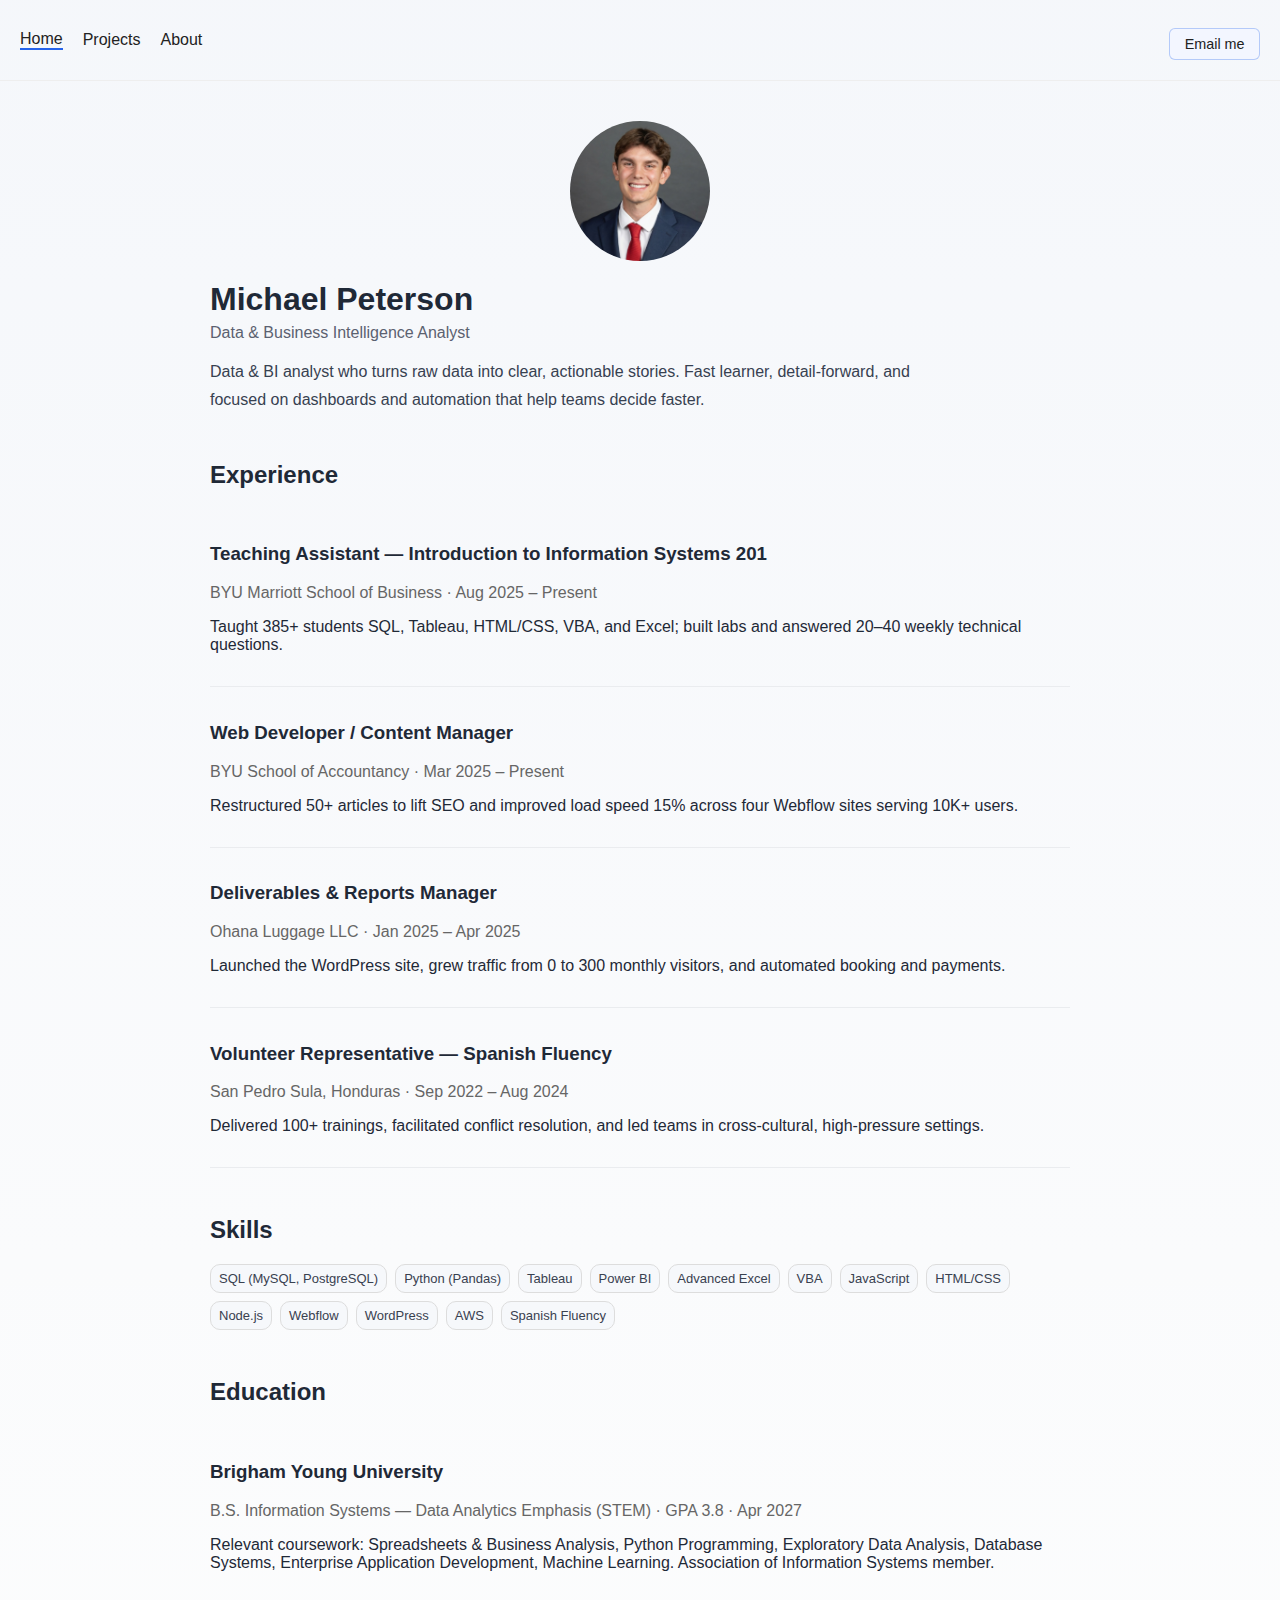
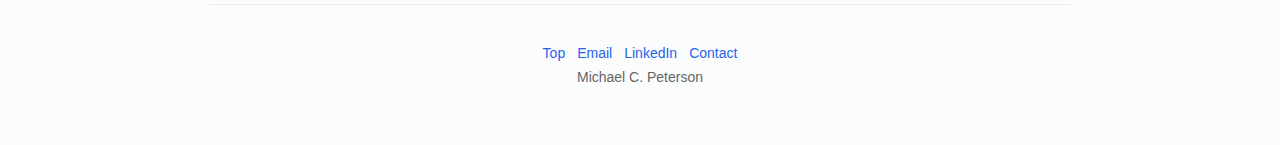
<file: index.html>
<!doctype html>
<html lang="en">
<head>
  <meta charset="UTF-8">
  <meta name="viewport" content="width=device-width, initial-scale=1.0">
  <title>Michael Peterson</title>

  <link rel="icon" type="image/png" href="tranfavicon.png">

  <link rel="stylesheet" href="styles.css">
</head>
<body>
  <header class="nav">
    <a class="active" href="index.html">Home</a>
    <a href="projects.html">Projects</a>
    <a href="about.html">About</a>
    <a
      class="details-btn nav-resume-btn"
      data-email-user="petersonmichaelc"
      data-email-domain="gmail.com"
      data-email-label="Email me"
      href="#"
    >Email me</a>
  </header>

  <main class="container home" id="top">
    <div class="profile-photo">
      <img class="headshot" src="headshot.jpg" alt="Michael Peterson headshot">
    </div>

    <h1>Michael Peterson</h1>
    <p class="subtitle">Data &amp; Business Intelligence Analyst</p>

    <p class="summary">
      Data &amp; BI analyst who turns raw data into clear, actionable stories. Fast learner, detail-forward, and focused on dashboards and automation that help teams decide faster.
    </p>
    
  </main>
  <section id="experience" class="container section">
    <h2>Experience</h2>
    <div class="experience-item">
      <h3>Teaching Assistant — Introduction to Information Systems 201</h3>
      <p class="muted">BYU Marriott School of Business · Aug 2025 – Present</p>
      <p>Taught 385+ students SQL, Tableau, HTML/CSS, VBA, and Excel; built labs and answered 20–40 weekly technical questions.</p>
    </div>
    <div class="experience-item">
      <h3>Web Developer / Content Manager</h3>
      <p class="muted">BYU School of Accountancy · Mar 2025 – Present</p>
      <p>Restructured 50+ articles to lift SEO and improved load speed 15% across four Webflow sites serving 10K+ users.</p>
    </div>
    <div class="experience-item">
      <h3>Deliverables &amp; Reports Manager</h3>
      <p class="muted">Ohana Luggage LLC · Jan 2025 – Apr 2025</p>
      <p>Launched the WordPress site, grew traffic from 0 to 300 monthly visitors, and automated booking and payments.</p>
    </div>
    <div class="experience-item">
      <h3>Volunteer Representative — Spanish Fluency</h3>
      <p class="muted">San Pedro Sula, Honduras · Sep 2022 – Aug 2024</p>
      <p>Delivered 100+ trainings, facilitated conflict resolution, and led teams in cross-cultural, high-pressure settings.</p>
    </div>
  </section>

  <section id="skills" class="container section">
    <h2>Skills</h2>
    <div class="tags">
      <span class="tag">SQL (MySQL, PostgreSQL)</span>
      <span class="tag">Python (Pandas)</span>
      <span class="tag">Tableau</span>
      <span class="tag">Power BI</span>
      <span class="tag">Advanced Excel</span>
      <span class="tag">VBA</span>
      <span class="tag">JavaScript</span>
      <span class="tag">HTML/CSS</span>
      <span class="tag">Node.js</span>
      <span class="tag">Webflow</span>
      <span class="tag">WordPress</span>
      <span class="tag">AWS</span>
      <span class="tag">Spanish Fluency</span>
    </div>
  </section>

  <section id="education" class="container section">
    <h2>Education</h2>
    <div class="experience-item">
      <h3>Brigham Young University</h3>
      <p class="muted">B.S. Information Systems — Data Analytics Emphasis (STEM) · GPA 3.8 · Apr 2027</p>
      <p>Relevant coursework: Spreadsheets &amp; Business Analysis, Python Programming, Exploratory Data Analysis, Database Systems, Enterprise Application Development, Machine Learning. Association of Information Systems member.</p>
    </div>
  </section>

  <footer class="footer">
    <div>Michael C. Peterson</div>
    <div class="footer-links">
      <a href="#top">Top</a>
      <a
        data-email-user="petersonmichaelc"
        data-email-domain="gmail.com"
        data-email-label="Email"
        href="#"
      >Email</a>
      <a href="https://www.linkedin.com/in/michaelpetersonn" target="_blank" rel="noreferrer">LinkedIn</a>
      <a href="contact.html">Contact</a>
    </div>
  </footer>

  <script src="script.js"></script>
</body>
</html>
</file>
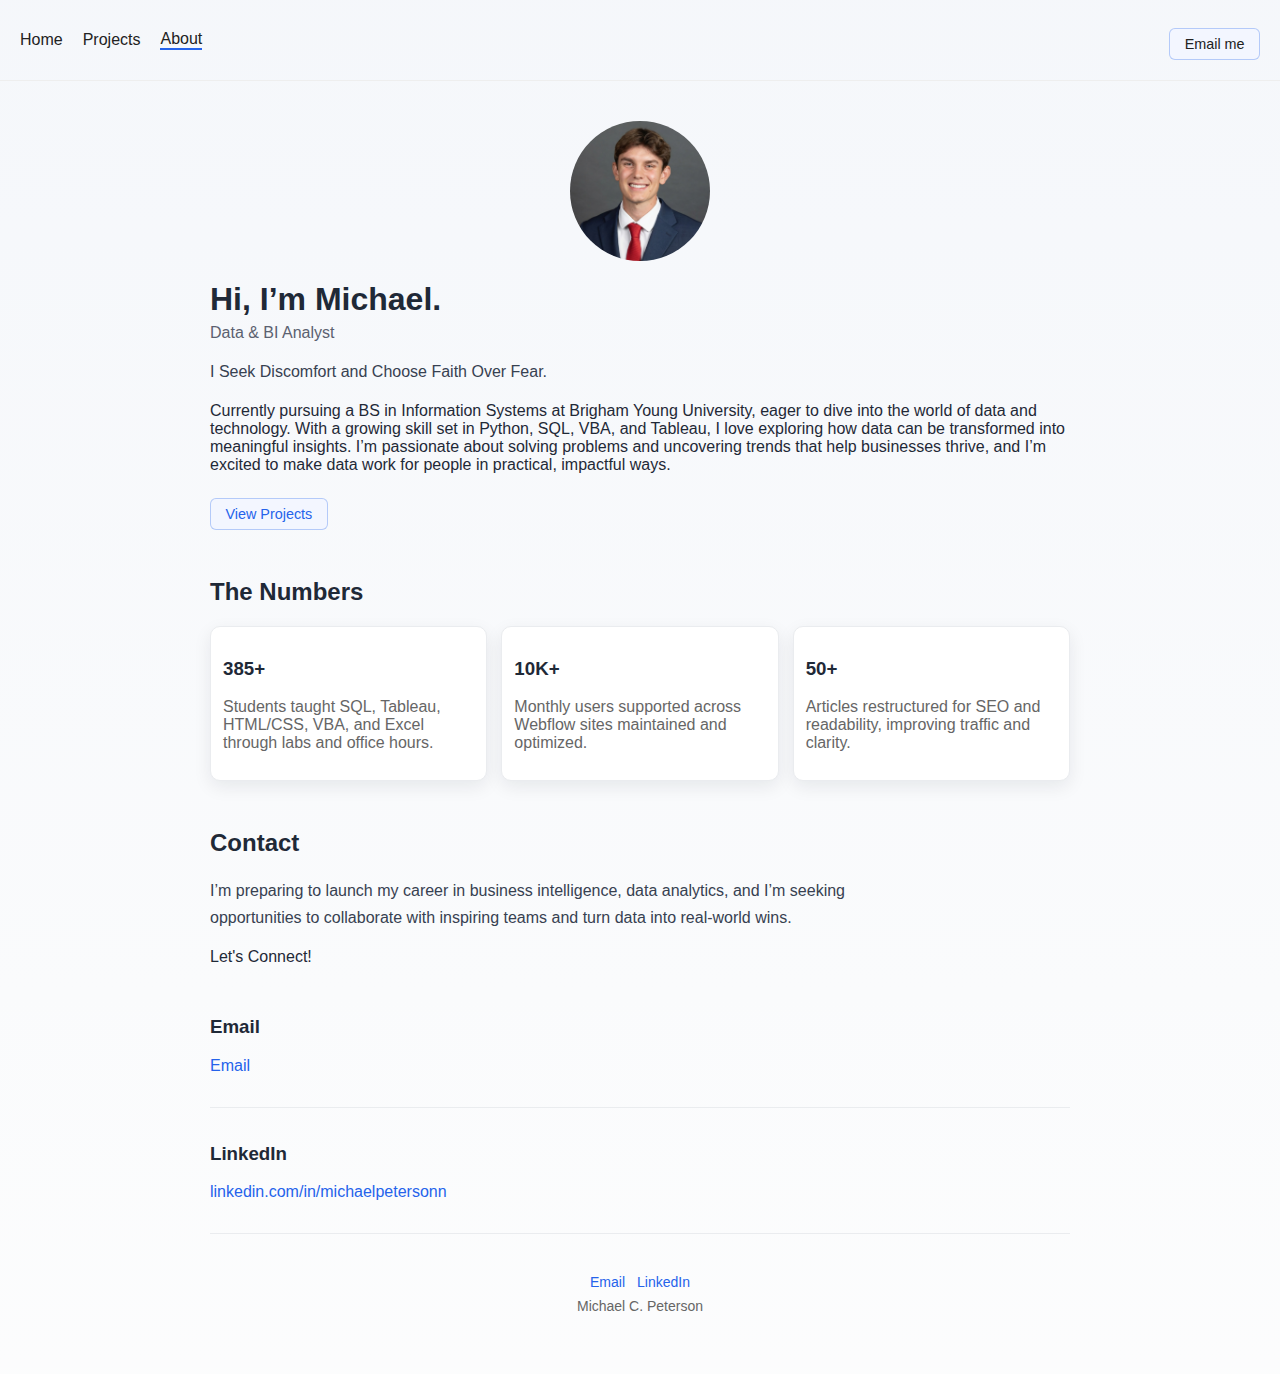
<file: about.html>
<!doctype html>
<html lang="en">
<head>
  <meta charset="UTF-8">
  <meta name="viewport" content="width=device-width, initial-scale=1.0">
  <title>About | Michael Peterson</title>
  <link rel="stylesheet" href="styles.css">
</head>
<body>
  <header class="nav">
    <a href="index.html">Home</a>
     <a href="projects.html">Projects</a>
    <a class="active" href="about.html">About</a>
    <a
      class="details-btn nav-resume-btn"
      data-email-user="petersonmichaelc"
      data-email-domain="gmail.com"
      data-email-label="Email me"
      href="#"
    >Email me</a>
  </header>

  <main class="container home">
    <div class="profile-photo">
      <img class="headshot" src="headshot.jpg" alt="Michael Peterson headshot">
    </div>
    <h1>Hi, I’m Michael.</h1>
    <p class="subtitle">Data &amp; BI Analyst</p>
    <p class="summary">I Seek Discomfort and Choose Faith Over Fear.</p>
    <P>
Currently pursuing a BS in Information Systems at Brigham Young University, eager to dive into the world of data and technology. With a growing skill set in Python, SQL, VBA, and Tableau, I love exploring how data can be transformed into meaningful insights. I’m passionate about solving problems and uncovering trends that help businesses thrive, and I’m excited to make data work for people in practical, impactful ways.
    </P>
    <a class="details-btn nav-resume-btn" href="projects.html">View Projects</a>
  </main>

  <section class="container section">
    <h2>The Numbers</h2>
    <div class="project-grid">
      <div class="card">
        <h3>385+</h3>
        <p class="muted">Students taught SQL, Tableau, HTML/CSS, VBA, and Excel through labs and office hours.</p>
      </div>
      <div class="card">
        <h3>10K+</h3>
        <p class="muted">Monthly users supported across Webflow sites maintained and optimized.</p>
      </div>
      <div class="card">
        <h3>50+</h3>
        <p class="muted">Articles restructured for SEO and readability, improving traffic and clarity.</p>
      </div>
    </div>
  </section>

  <section id="contact" class="container section">
    <h2>Contact</h2>
    <p class="summary">I’m preparing to launch my career in business intelligence, data analytics, and I’m seeking opportunities to collaborate with inspiring teams and turn data into real-world wins.</p>

    <p>Let's Connect!</p>

    <div class="project-item">
      <h3>Email</h3>
      <p>
        <a
          data-email-user="petersonmichaelc"
          data-email-domain="gmail.com"
          data-email-label="petersonmichaelc@gmail.com"
          href="#"
        >Email</a>
      </p>
    </div>

    <div class="project-item">
      <h3>LinkedIn</h3>
      <p><a href="https://www.linkedin.com/in/michaelpetersonn" target="_blank" rel="noreferrer">linkedin.com/in/michaelpetersonn</a></p>
    </div>
  </section>

  <footer class="footer">
    <div>Michael C. Peterson</div>
    <div class="footer-links">
      <a
        data-email-user="petersonmichaelc"
        data-email-domain="gmail.com"
        data-email-label="Email"
        href="#"
      >Email</a>
      <a href="https://www.linkedin.com/in/michaelpetersonn" target="_blank" rel="noreferrer">LinkedIn</a>
    </div>
  </footer>

  <script src="script.js"></script>
</body>
</html>
</file>
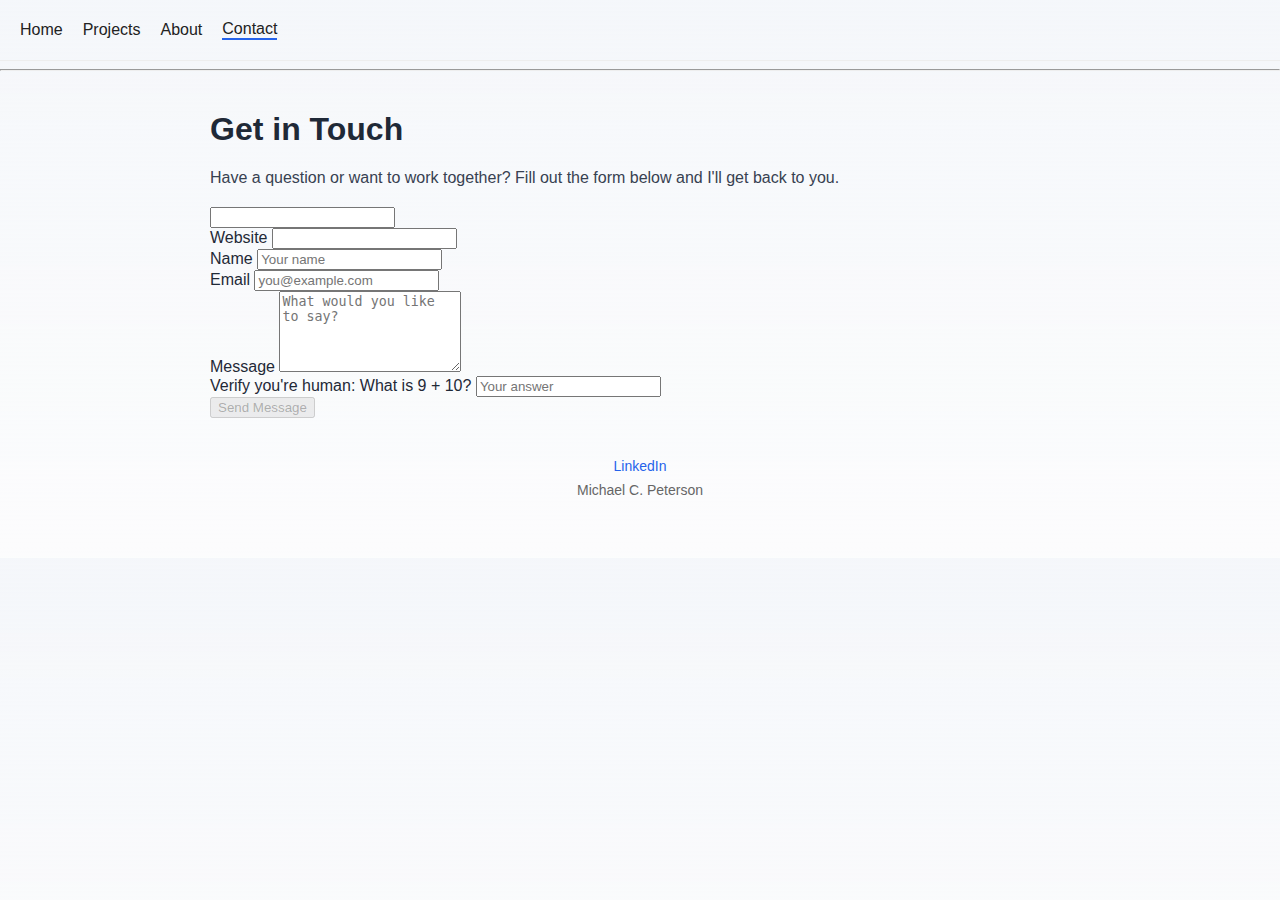
<file: contact.html>
<!doctype html>
<html lang="en">
<head>
  <meta charset="UTF-8">
  <meta name="viewport" content="width=device-width, initial-scale=1.0">
  <meta http-equiv="X-Frame-Options" content="DENY">
  <meta http-equiv="Content-Security-Policy" content="default-src 'self'; style-src 'self' https://fonts.googleapis.com; font-src https://fonts.gstatic.com; img-src 'self'; connect-src https://formsubmit.co; form-action https://formsubmit.co; frame-ancestors 'none';">
  <meta name="referrer" content="strict-origin-when-cross-origin">
  <title>Contact | Michael Peterson</title>
  <link rel="icon" type="image/png" href="tranfavicon.png">
  <link rel="stylesheet" href="styles.css">
</head>
<body>
  <header class="nav">
    <a href="index.html">Home</a>
    <a href="projects.html">Projects</a>
    <a href="about.html">About</a>
    <a class="nav-email-btn active" href="contact.html">Contact</a>
  </header>

  <div class="divider"><hr></div>

  <main class="container page-top page-bottom">
    <h1>Get in Touch</h1>
    <p class="summary summary-spaced">Have a question or want to work together? Fill out the form below and I'll get back to you.</p>

    <form id="contact-form" class="contact-form" action="https://formsubmit.co/fb8602582d61a255332dbf789ea49a6b" method="POST" novalidate>
      <!-- Formsubmit config -->
      <input type="hidden" name="_subject" value="New message from michael-peterson.com">
      <input type="hidden" name="_template" value="table">
      <input type="hidden" name="_captcha" value="true">
      <input type="hidden" name="_next" value="https://michael-peterson.com/contact.html?sent=true">

      <!-- Honeypot field — hidden from humans, bots fill it out -->
      <input type="text" name="_honey" class="honeypot" tabindex="-1" autocomplete="off">

      <!-- Our own honeypot as backup -->
      <div class="honeypot-wrap" aria-hidden="true">
        <label for="website">Website</label>
        <input type="text" id="website" name="website" tabindex="-1" autocomplete="off">
      </div>

      <div class="form-group">
        <label for="name">Name</label>
        <input type="text" id="name" name="name" required autocomplete="name" placeholder="Your name">
      </div>

      <div class="form-group">
        <label for="email">Email</label>
        <input type="email" id="email" name="email" required autocomplete="email" placeholder="you@example.com">
      </div>

      <div class="form-group">
        <label for="message">Message</label>
        <textarea id="message" name="message" rows="5" required placeholder="What would you like to say?"></textarea>
      </div>

      <!-- Human verification — simple math challenge -->
      <div class="form-group">
        <label for="captcha" id="captcha-label">Verify you're human: <span id="captcha-question"></span></label>
        <input type="text" id="captcha" name="captcha" required autocomplete="off" placeholder="Your answer">
      </div>

      <div id="form-status" class="form-status"></div>

      <button type="submit" id="submit-btn" class="btn btn-primary" disabled>Send Message</button>
    </form>
  </main>

  <footer class="footer">
    <div>Michael C. Peterson</div>
    <div class="footer-links">
      <a href="https://www.linkedin.com/in/michaelpetersonn" target="_blank" rel="noopener noreferrer">LinkedIn</a>
    </div>
  </footer>

  <script src="contact.js"></script>
</body>
</html>
</file>
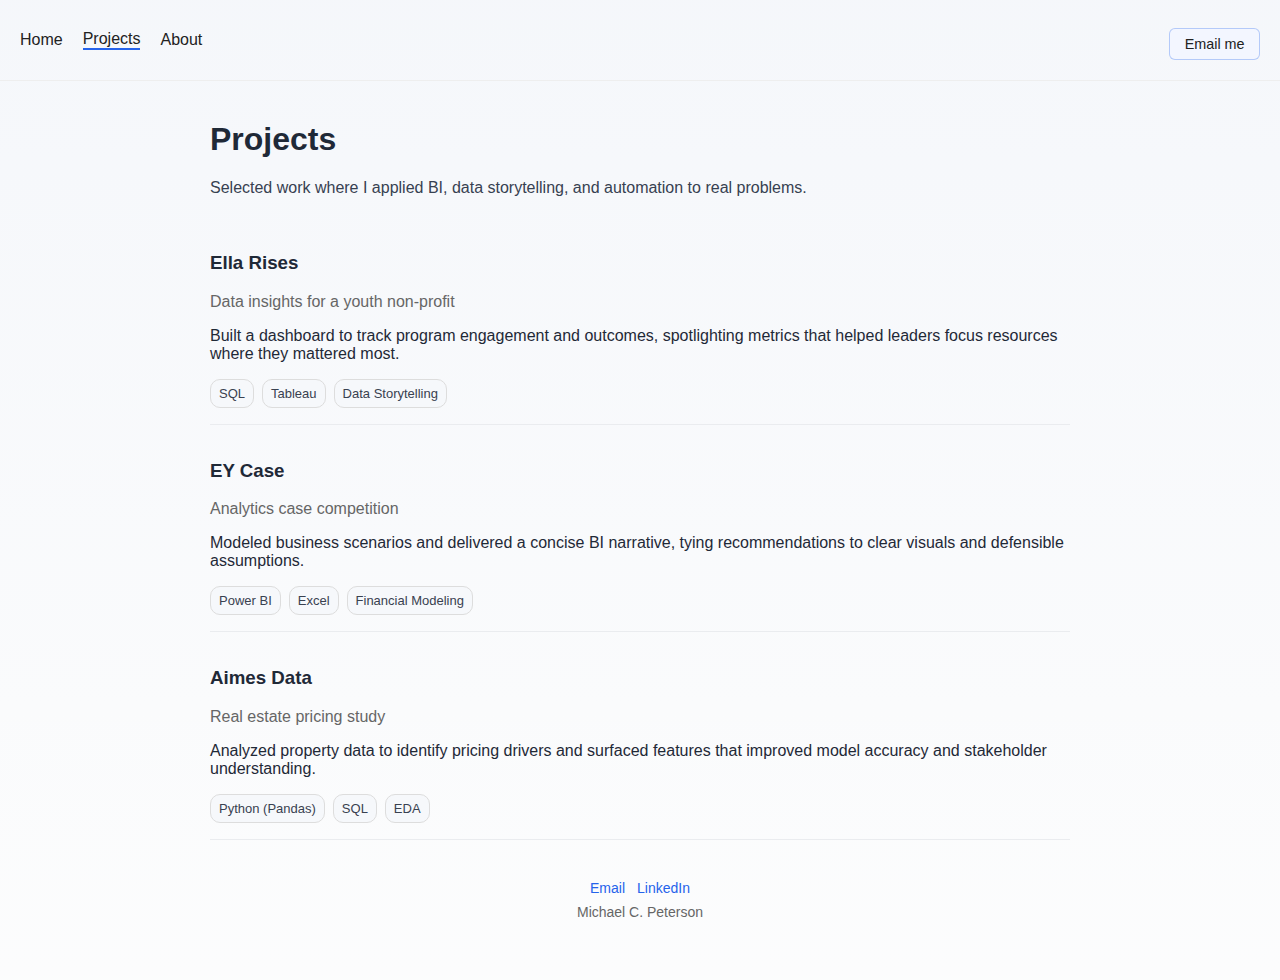
<file: projects.html>
<!doctype html>
<html lang="en">
<head>
  <meta charset="UTF-8">
  <meta name="viewport" content="width=device-width, initial-scale=1.0">
  <title>Projects | Michael Peterson</title>
  <link rel="stylesheet" href="styles.css">
</head>
<body>
  <header class="nav">
    <a href="index.html">Home</a>
    <a class="active" href="projects.html">Projects</a>
    <a href="about.html">About</a>
    <a
      class="details-btn nav-resume-btn"
      data-email-user="petersonmichaelc"
      data-email-domain="gmail.com"
      data-email-label="Email me"
      href="#"
    >Email me</a>
  </header>

  <main class="container">
    <h1>Projects</h1>
    <p class="summary">Selected work where I applied BI, data storytelling, and automation to real problems.</p>

    <div class="project-item">
      <h3>Ella Rises</h3>
      <p class="muted">Data insights for a youth non-profit</p>
      <p>Built a dashboard to track program engagement and outcomes, spotlighting metrics that helped leaders focus resources where they mattered most.</p>
      <div class="tags">
        <span class="tag">SQL</span>
        <span class="tag">Tableau</span>
        <span class="tag">Data Storytelling</span>
      </div>
    </div>

    <div class="project-item">
      <h3>EY Case</h3>
      <p class="muted">Analytics case competition</p>
      <p>Modeled business scenarios and delivered a concise BI narrative, tying recommendations to clear visuals and defensible assumptions.</p>
      <div class="tags">
        <span class="tag">Power BI</span>
        <span class="tag">Excel</span>
        <span class="tag">Financial Modeling</span>
      </div>
    </div>

    <div class="project-item">
      <h3>Aimes Data</h3>
      <p class="muted">Real estate pricing study</p>
      <p>Analyzed property data to identify pricing drivers and surfaced features that improved model accuracy and stakeholder understanding.</p>
      <div class="tags">
        <span class="tag">Python (Pandas)</span>
        <span class="tag">SQL</span>
        <span class="tag">EDA</span>
      </div>
    </div>
  </main>

  <footer class="footer">
    <div>Michael C. Peterson</div>
    <div class="footer-links">
      <a
        data-email-user="petersonmichaelc"
        data-email-domain="gmail.com"
        data-email-label="Email"
        href="#"
      >Email</a>
      <a href="https://www.linkedin.com/in/michaelpetersonn" target="_blank" rel="noreferrer">LinkedIn</a>
    </div>
  </footer>

  <script src="script.js"></script>
</body>
</html>
</file>
<file: styles.css>
:root {
  --text: #1f2937;
  --muted: #4b5563;
  --border: #e5e7eb;
  --accent: #2563eb;
  --bg: #f9fafb;
  --card: #ffffff;
}

*,
*::before,
*::after {
  box-sizing: border-box;
}

body {
  margin: 0;
  font-family: "Helvetica Neue", Arial, sans-serif;
  background: linear-gradient(180deg, rgba(37, 99, 235, 0.02), rgba(255, 255, 255, 0.5)), var(--bg);
  color: var(--text);
}

a {
  color: var(--accent);
  text-decoration: none;
}

a:hover {
  text-decoration: underline;
}

.nav {
  display: flex;
  gap: 20px;
  padding: 20px;
  align-items: center;
  border-bottom: 1px solid #eee;
}

.nav a {
  text-decoration: none;
  color: #222;
  font-weight: 500;
}

.nav a.active {
  border-bottom: 2px solid var(--accent);
}

.nav-resume-btn {
  margin-left: auto;
  padding: 8px 16px;
  font-size: 0.9rem;
  font-weight: 500;
  color: var(--accent);
  background: #f3f6ff;
  border: 1px solid rgba(37, 99, 235, 0.3);
  border-radius: 6px;
  text-decoration: none;
  transition: background 0.15s ease, color 0.15s ease;
}

.nav-resume-btn:hover {
  background: var(--accent);
  color: #fff;
  text-decoration: none;
}

.container {
  max-width: 900px;
  margin: 40px auto;
  padding: 0 20px;
}

.home {
  text-align: left;
}

.profile-photo {
  margin-bottom: 20px;
  display: flex;
  justify-content: center;
}

.headshot {
  width: 140px;
  height: 140px;
  border-radius: 50%;
  object-fit: cover;
  object-position: center 20%;
}

h1 {
  margin: 0 0 6px;
}

.subtitle {
  color: #5b6170;
  margin: 0 0 12px;
  font-weight: 500;
}

.muted {
  color: #666;
}

.summary {
  color: #374151;
  line-height: 1.7;
  max-width: 720px;
}

.details-btn {
  display: inline-block;
  margin-top: 0.5rem;
  padding: 0.45rem 0.9rem;
  font-size: 0.9rem;
  font-weight: 500;
  color: var(--accent);
  background: #f3f6ff;
  border: 1px solid rgba(37, 99, 235, 0.3);
  border-radius: 6px;
  text-decoration: none;
  transition: background 0.15s ease, color 0.15s ease;
}

.details-btn:hover {
  background: var(--accent);
  color: #fff;
  text-decoration: none;
}

.section {
  margin-top: 48px;
}

.project-section {
  margin-top: 60px;
}

.project-item,
.experience-item {
  padding: 16px 0;
  border-bottom: 1px solid #eaecef;
}

.tags {
  display: flex;
  gap: 8px;
  flex-wrap: wrap;
  margin-top: 8px;
}

.tag {
  border: 1px solid #ddd;
  border-radius: 10px;
  padding: 6px 8px;
  font-size: 13px;
  color: #394150;
  background: #f6f8fb;
}

.footer {
  max-width: 900px;
  margin: 30px auto 60px;
  padding: 0 20px;
  display: flex;
  flex-direction: column;
  gap: 8px;
  justify-content: center;
  align-items: center;
  text-align: center;
  color: #666;
  font-size: 14px;
}

.footer-links {
  display: inline-flex;
  gap: 12px;
  justify-content: center;
  order: 1;
}

.footer > div:first-child {
  order: 2;
}

.project-grid {
  display: grid;
  grid-template-columns: repeat(auto-fit, minmax(260px, 1fr));
  gap: 14px;
}

.card {
  padding: 12px;
  border: 1px solid #eaecef;
  border-radius: 10px;
  background: var(--card);
  box-shadow: 0 6px 18px rgba(17, 24, 39, 0.08);
}

@media (max-width: 720px) {
  .nav {
    flex-wrap: wrap;
    gap: 12px;
  }

  .nav-resume-btn {
    margin-left: 0;
  }
}
</file>
